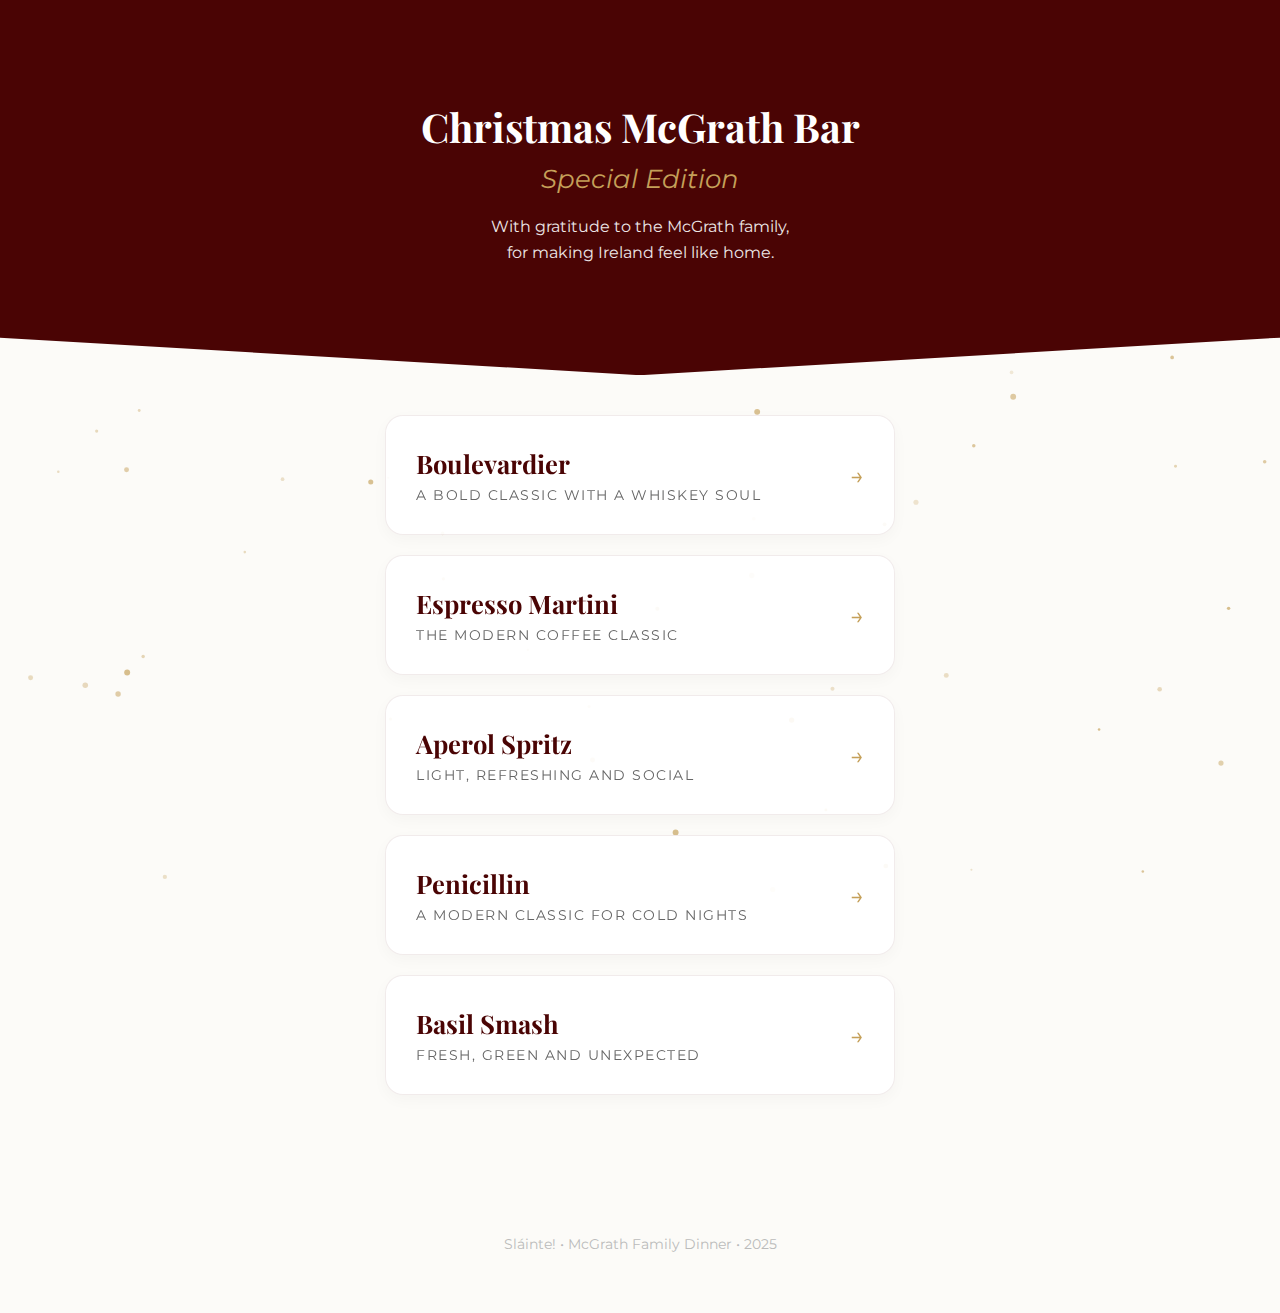
<file: index.html>
<!DOCTYPE html>
<html lang="en">
<head>
    <meta charset="UTF-8">
    <meta name="viewport" content="width=device-width, initial-scale=1.0, maximum-scale=1.0, user-scalable=no">
    <title>Christmas McGrath Bar</title>
    <link href="https://fonts.googleapis.com/css2?family=Montserrat:wght@300;400;600&family=Playfair+Display:ital,wght@0,700;1,400&display=swap" rel="stylesheet">

    <style>
        :root {
            --primary-burgundy: #4a0404;
            --soft-gold: #c5a059;
            --bg-cream: #fcfbf8;
            --text-dark: #2c2c2c;
            --transition: 0.5s cubic-bezier(0.2, 1, 0.2, 1);
        }

        * { box-sizing: border-box; margin: 0; padding: 0; }

        body {
            font-family: 'Montserrat', sans-serif;
            background-color: var(--bg-cream);
            color: var(--text-dark);
            overflow-x: hidden;
            min-height: 100vh;
            position: relative;
        }

        #canvas-bg {
            position: fixed;
            top: 0;
            left: 0;
            width: 100%;
            height: 100%;
            z-index: 0;
            pointer-events: none;
        }

        .main-header {
            position: relative;
            z-index: 10;
            background-color: var(--primary-burgundy);
            color: #fff;
            padding: 100px 20px 110px;
            text-align: center;
            clip-path: polygon(0 0, 100% 0, 100% 90%, 50% 100%, 0 90%);
        }

        .main-header h1 {
            font-family: 'Playfair Display', serif;
            font-size: 2.5rem;
            margin-bottom: 10px;
        }

        .main-header span {
            color: var(--soft-gold);
            font-style: italic;
            font-size: 1.6rem;
        }

        .subtext {
            font-size: 1rem;
            opacity: 0.9;
            max-width: 320px;
            margin: 20px auto 0;
            line-height: 1.6;
        }

        .menu-container {
            position: relative;
            z-index: 10;
            max-width: 550px;
            margin: 40px auto 80px;
            padding: 0 20px;
        }

        .cocktail-list {
            list-style: none;
            display: flex;
            flex-direction: column;
            gap: 20px;
        }

        .cocktail-list:hover .cocktail-item:not(:hover) {
            filter: blur(5px);
            opacity: 0.4;
            transform: scale(0.98);
        }

        .cocktail-item {
            background: rgba(255, 255, 255, 0.9);
            padding: 30px;
            border-radius: 18px;
            display: flex;
            justify-content: space-between;
            align-items: center;
            transition: var(--transition);
            cursor: pointer;
            border: 1px solid rgba(74, 4, 4, 0.08);
            box-shadow: 0 5px 15px rgba(0,0,0,0.03);
        }

        .item-info h3 {
            font-family: 'Playfair Display', serif;
            color: var(--primary-burgundy);
            font-size: 1.6rem;
            margin-bottom: 5px;
        }

        .item-subtitle {
            font-size: 0.85rem;
            text-transform: uppercase;
            letter-spacing: 1.5px;
            color: #666;
        }

        .modal-overlay {
            position: fixed;
            inset: 0;
            background: rgba(0, 0, 0, 0.5);
            backdrop-filter: blur(12px);
            display: flex;
            justify-content: center;
            align-items: flex-end;
            z-index: 1000;
            opacity: 0;
            visibility: hidden;
            transition: 0.4s;
        }

        .modal-overlay.open { opacity: 1; visibility: visible; }

        .modal-card {
            background: #fff;
            width: 100%;
            max-width: 500px;
            border-radius: 30px 30px 0 0;
            padding: 50px 30px 40px;
            position: relative;
            transform: translateY(100%);
            transition: var(--transition);
            max-height: 90vh;
            overflow-y: auto;
        }

        .modal-overlay.open .modal-card { transform: translateY(0); }

        @media (min-width: 768px) {
            .modal-overlay { align-items: center; }
            .modal-card { border-radius: 30px; transform: translateY(50px); }
        }

        .close-btn {
            position: absolute;
            top: 20px;
            right: 25px;
            background: #f0f0f0;
            border: none;
            width: 40px;
            height: 40px;
            border-radius: 50%;
            font-size: 24px;
            cursor: pointer;
            display: flex;
            align-items: center;
            justify-content: center;
        }

        .ingredient-list {
            margin: 25px 0;
            list-style: none;
        }

        .ingredient-list li {
            padding: 12px 0;
            border-bottom: 1px solid #f0f0f0;
            font-size: 1.1rem;
        }

        .ingredient-list li::before { content: "✧ "; color: var(--soft-gold); font-weight: bold; }

        .detail-section-title {
            text-transform: uppercase;
            font-size: 0.8rem;
            letter-spacing: 3px;
            color: var(--soft-gold);
            margin-top: 30px;
            border-bottom: 1px solid #eee;
            padding-bottom: 5px;
        }

        .simple-footer { text-align: center; padding: 60px 20px; color: #bbb; font-size: 0.9rem; }
    </style>
</head>
<body>

<canvas id="canvas-bg"></canvas>

<header class="main-header">
    <h1>Christmas McGrath Bar</h1>
    <span>Special Edition</span>
    <p class="subtext">With gratitude to the McGrath family, for making Ireland feel like home.</p>
</header>

<main class="menu-container">
    <ul id="cocktail-list" class="cocktail-list"></ul>
</main>

<footer class="simple-footer">
    Sláinte! • McGrath Family Dinner • 2025
</footer>

<div id="modal-container" class="modal-overlay">
    <div class="modal-card">
        <button class="close-btn">&times;</button>
        <h2 id="detail-name" style="font-family: 'Playfair Display'; color: var(--primary-burgundy); font-size: 2.2rem;"></h2>
        <p id="detail-subtitle" style="color: var(--soft-gold); font-style: italic; font-size: 1.1rem; margin-bottom: 10px;"></p>

        <h4 class="detail-section-title">Ingredients</h4>
        <ul id="detail-ingredients" class="ingredient-list"></ul>

        <h4 class="detail-section-title">The Story</h4>
        <p id="detail-history" style="font-size: 1rem; line-height: 1.8; color: #444; margin-top: 15px;"></p>
    </div>
</div>

<script>
    const cocktails = [
        {
            name: "Boulevardier",
            subtitle: "A bold classic with a whiskey soul",
            ingredients: ["30 ml Powers Irish Whiskey", "30 ml Campari", "30 ml Martini Rosso", "Orange twist"],
            history: "A cousin to the Negroni, swapping gin for the warmth of Irish whiskey. Legend has it this drink was created by Erskine Gwynne in the 1920s."
        },
        {
            name: "Espresso Martini",
            subtitle: "The modern coffee classic",
            ingredients: ["40 ml Vodka", "30 ml Coffee liqueur", "30 ml Fresh espresso", "Optional sugar"],
            history: "Created in the 1980s. A famous model allegedly asked for something that would 'wake me up and f**k me up'."
        },
        {
            name: "Aperol Spritz",
            subtitle: "Light, refreshing and social",
            ingredients: ["60 ml Aperol", "90 ml Prosecco Mionetto", "30 ml Sparkling water", "Orange slice"],
            history: "Originating from Northern Italy, the Spritz became an icon of the 'Dolce Vita'."
        },
        {
            name: "Penicillin",
            subtitle: "A modern classic for cold nights",
            ingredients: ["50 ml Powers Irish Whiskey", "25 ml Fresh lemon juice", "20 ml Honey syrup", "Fresh ginger"],
            history: "Created in 2005. A soothing blend of honey, lemon, and ginger fortified with whiskey."
        },
        {
            name: "Basil Smash",
            subtitle: "Fresh, green and unexpected",
            ingredients: ["50 ml Beefeater London Dry Gin", "25 ml Fresh lemon juice", "Fresh basil leaves", "15 ml Simple syrup"],
            history: "Created in 2008 by Jörg Meyer. Vibrant green and herbal freshness."
        }
    ];

    const list = document.getElementById('cocktail-list');
    cocktails.forEach(c => {
        const li = document.createElement('li');
        li.className = 'cocktail-item';
        li.innerHTML = `
                <div class="item-info">
                    <h3>${c.name}</h3>
                    <span class="item-subtitle">${c.subtitle}</span>
                </div>
                <div style="font-size: 1.5rem; color: var(--soft-gold)">→</div>`;
        li.onclick = () => openModal(c);
        list.appendChild(li);
    });

    const modal = document.getElementById('modal-container');
    function openModal(c) {
        document.getElementById('detail-name').innerText = c.name;
        document.getElementById('detail-subtitle').innerText = c.subtitle;
        document.getElementById('detail-history').innerText = c.history;
        document.getElementById('detail-ingredients').innerHTML = c.ingredients.map(i => `<li>${i}</li>`).join('');
        modal.classList.add('open');
    }
    document.querySelector('.close-btn').onclick = () => modal.classList.remove('open');
    modal.onclick = (e) => e.target === modal && modal.classList.remove('open');

    // --- EFEITO ANTIGRAVIT + NEVE ---
    const canvas = document.getElementById('canvas-bg');
    const ctx = canvas.getContext('2d');
    let particles = [];
    let mouse = { x: null, y: null };

    function initCanvas() {
        canvas.width = window.innerWidth;
        canvas.height = window.innerHeight;
    }

    window.addEventListener('mousemove', e => { mouse.x = e.x; mouse.y = e.y; });
    window.addEventListener('touchstart', e => { mouse.x = e.touches[0].clientX; mouse.y = e.touches[0].clientY; });
    window.addEventListener('resize', initCanvas);
    initCanvas();

    class Particle {
        constructor() {
            this.reset();
        }
        reset() {
            this.x = Math.random() * canvas.width;
            this.y = Math.random() * canvas.height;
            this.size = Math.random() * 2 + 1;
            this.speedY = Math.random() * 0.8 + 0.3;
            this.speedX = (Math.random() - 0.5) * 0.5;
            this.opacity = Math.random() * 0.5 + 0.2;
        }
        draw() {
            ctx.fillStyle = `rgba(197, 160, 89, ${this.opacity})`;
            ctx.beginPath();
            ctx.arc(this.x, this.y, this.size, 0, Math.PI * 2);
            ctx.fill();
        }
        update() {
            this.y += this.speedY;
            this.x += this.speedX;

            if (mouse.x != null) {
                let dx = mouse.x - this.x;
                let dy = mouse.y - this.y;
                let distance = Math.sqrt(dx*dx + dy*dy);
                if (distance < 180) {
                    this.x += dx * 0.03;
                    this.y += dy * 0.03;
                }
            }

            if (this.y > canvas.height) {
                this.y = -10;
                this.x = Math.random() * canvas.width;
            }
            if (this.x > canvas.width) this.x = 0;
            if (this.x < 0) this.x = canvas.width;
        }
    }

    for (let i = 0; i < 70; i++) particles.push(new Particle());

    function animate() {
        ctx.clearRect(0, 0, canvas.width, canvas.height);
        particles.forEach(p => { p.update(); p.draw(); });
        requestAnimationFrame(animate);
    }
    animate();
</script>
</body>
</html>
</file>
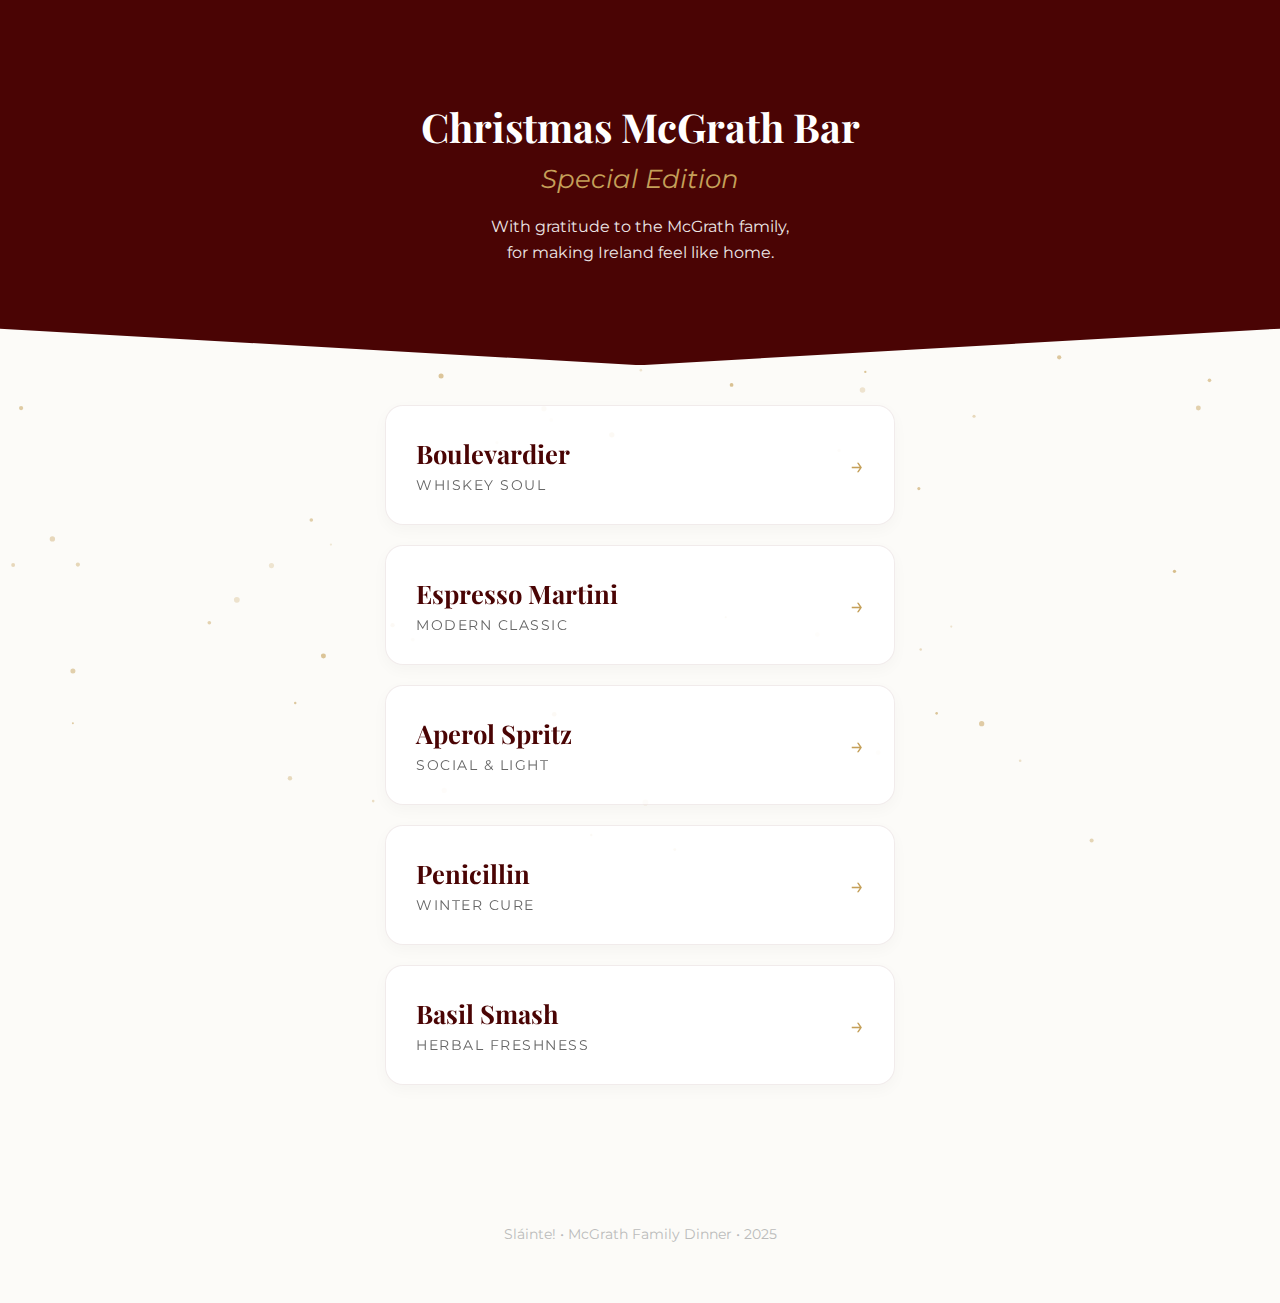
<file: McGrath/index.html>
<!DOCTYPE html>
<html lang="en">
<head>
    <meta charset="UTF-8">
    <meta name="viewport" content="width=device-width, initial-scale=1.0, maximum-scale=1.0, user-scalable=no">
    <title>Christmas McGrath Bar</title>
    <link href="https://fonts.googleapis.com/css2?family=Montserrat:wght@300;400;600&family=Playfair+Display:ital,wght@0,700;1,400&display=swap" rel="stylesheet">

    <style>
        :root {
            --primary-burgundy: #4a0404;
            --soft-gold: #c5a059;
            --bg-cream: #fcfbf8;
            --text-dark: #2c2c2c;
            --transition: 0.5s cubic-bezier(0.2, 1, 0.2, 1);
        }

        * { box-sizing: border-box; margin: 0; padding: 0; }

        body {
            font-family: 'Montserrat', sans-serif;
            background-color: var(--bg-cream);
            color: var(--text-dark);
            overflow-x: hidden;
            min-height: 100vh;
        }

        #canvas-bg {
            position: fixed;
            top: 0;
            left: 0;
            width: 100%;
            height: 100%;
            z-index: 0;
            pointer-events: none;
        }

        /* Cabeçalho ajustado para não ser sobreposto */
        .main-header {
            position: relative;
            z-index: 10;
            background-color: var(--primary-burgundy);
            color: #fff;
            padding: 100px 20px 100px; /* Aumentado o padding inferior */
            text-align: center;
            clip-path: polygon(0 0, 100% 0, 100% 90%, 50% 100%, 0 90%);
        }

        .main-header h1 {
            font-family: 'Playfair Display', serif;
            font-size: 2.5rem;
            margin-bottom: 10px;
        }

        .main-header span {
            color: var(--soft-gold);
            font-style: italic;
            font-size: 1.6rem;
        }

        .subtext {
            font-size: 1rem;
            opacity: 0.9;
            max-width: 320px;
            margin: 20px auto 0;
            line-height: 1.6;
        }

        /* Container do Menu com margem superior maior para evitar sobreposição */
        .menu-container {
            position: relative;
            z-index: 10;
            max-width: 550px;
            margin: 40px auto 80px; /* Margem positiva para separar do vermelho */
            padding: 0 20px;
        }

        .cocktail-list {
            list-style: none;
            display: flex;
            flex-direction: column;
            gap: 20px;
        }

        /* Efeito de desfoque nos vizinhos */
        .cocktail-list:hover .cocktail-item:not(:hover) {
            filter: blur(5px);
            opacity: 0.4;
        }

        .cocktail-item {
            background: rgba(255, 255, 255, 0.9);
            padding: 30px; /* Aumentado para mobile */
            border-radius: 18px;
            display: flex;
            justify-content: space-between;
            align-items: center;
            transition: var(--transition);
            cursor: pointer;
            border: 1px solid rgba(74, 4, 4, 0.08);
            box-shadow: 0 5px 15px rgba(0,0,0,0.03);
        }

        .item-info h3 {
            font-family: 'Playfair Display', serif;
            color: var(--primary-burgundy);
            font-size: 1.6rem; /* Fonte maior para leitura fácil */
            margin-bottom: 5px;
        }

        .item-subtitle {
            font-size: 0.85rem;
            text-transform: uppercase;
            letter-spacing: 1.5px;
            color: #666;
        }

        /* Modal otimizado para Celular */
        .modal-overlay {
            position: fixed;
            inset: 0;
            background: rgba(0, 0, 0, 0.5);
            backdrop-filter: blur(12px);
            display: flex;
            justify-content: center;
            align-items: flex-end; /* Abre de baixo no mobile */
            z-index: 1000;
            opacity: 0;
            visibility: hidden;
            transition: 0.4s;
        }

        .modal-overlay.open { opacity: 1; visibility: visible; }

        .modal-card {
            background: #fff;
            width: 100%;
            max-width: 500px;
            border-radius: 30px 30px 0 0; /* Estilo 'sheet' de mobile moderno */
            padding: 50px 30px 40px;
            position: relative;
            transform: translateY(100%);
            transition: var(--transition);
            max-height: 90vh;
            overflow-y: auto;
        }

        .modal-overlay.open .modal-card { transform: translateY(0); }

        /* No Desktop o modal volta ao centro */
        @media (min-width: 768px) {
            .modal-overlay { align-items: center; }
            .modal-card { border-radius: 30px; transform: translateY(50px); }
        }

        .close-btn {
            position: absolute;
            top: 20px;
            right: 25px;
            background: #f0f0f0;
            border: none;
            width: 40px;
            height: 40px;
            border-radius: 50%;
            font-size: 24px;
            cursor: pointer;
            display: flex;
            align-items: center;
            justify-content: center;
        }

        .ingredient-list {
            margin: 25px 0;
            list-style: none;
        }

        .ingredient-list li {
            padding: 12px 0;
            border-bottom: 1px solid #f0f0f0;
            font-size: 1.1rem; /* Fonte maior para o celular */
        }

        .ingredient-list li::before { content: "✧ "; color: var(--soft-gold); font-weight: bold; }

        .detail-section-title {
            text-transform: uppercase;
            font-size: 0.8rem;
            letter-spacing: 3px;
            color: var(--soft-gold);
            margin-top: 30px;
            border-bottom: 1px solid #eee;
            padding-bottom: 5px;
        }

        .simple-footer { text-align: center; padding: 60px 20px; color: #bbb; font-size: 0.9rem; }
    </style>
</head>
<body>

<canvas id="canvas-bg"></canvas>

<header class="main-header">
    <h1>Christmas McGrath Bar</h1>
    <span>Special Edition</span>
    <p class="subtext">With gratitude to the McGrath family, for making Ireland feel like home.</p>
</header>

<main class="menu-container">
    <ul id="cocktail-list" class="cocktail-list"></ul>
</main>

<footer class="simple-footer">
    Sláinte! • McGrath Family Dinner • 2025
</footer>

<div id="modal-container" class="modal-overlay">
    <div class="modal-card">
        <button class="close-btn">&times;</button>
        <h2 id="detail-name" style="font-family: 'Playfair Display'; color: var(--primary-burgundy); font-size: 2.2rem;"></h2>
        <p id="detail-subtitle" style="color: var(--soft-gold); font-style: italic; font-size: 1.1rem; margin-bottom: 10px;"></p>

        <h4 class="detail-section-title">Ingredients</h4>
        <ul id="detail-ingredients" class="ingredient-list"></ul>

        <h4 class="detail-section-title">The Story</h4>
        <p id="detail-history" style="font-size: 1rem; line-height: 1.8; color: #444; margin-top: 15px;"></p>
    </div>
</div>

<script>
    const cocktails = [
        { name: "Boulevardier", subtitle: "Whiskey Soul", ingredients: ["30ml Powers Whiskey", "30ml Campari", "30ml Martini Rosso", "Orange Twist"], history: "A cousin to the Negroni, swapping gin for the warmth of Irish whiskey. Perfectly bold for a Christmas night." },
        { name: "Espresso Martini", subtitle: "Modern Classic", ingredients: ["40ml Vodka", "30ml Coffee Liqueur", "30ml Fresh Espresso"], history: "Created to wake you up and keep the party going. Rich, creamy, and sophisticated." },
        { name: "Aperol Spritz", subtitle: "Social & Light", ingredients: ["60ml Aperol", "90ml Prosecco", "Splash of Soda"], history: "The icon of the 'Dolce Vita', bringing a touch of summer brightness to the Irish winter." },
        { name: "Penicillin", subtitle: "Winter Cure", ingredients: ["50ml Whiskey", "Fresh Lemon", "Honey & Ginger Syrup"], history: "A soothing blend that feels like a hug in a glass. Great for digestion after a big dinner." },
        { name: "Basil Smash", subtitle: "Herbal Freshness", ingredients: ["50ml Gin", "Lemon Juice", "Fresh Basil", "Simple Syrup"], history: "Vibrant and green, this drink is as refreshing as it is beautiful." }
    ];

    const list = document.getElementById('cocktail-list');
    cocktails.forEach(c => {
        const li = document.createElement('li');
        li.className = 'cocktail-item';
        li.innerHTML = `
                <div class="item-info">
                    <h3>${c.name}</h3>
                    <span class="item-subtitle">${c.subtitle}</span>
                </div>
                <div style="font-size: 1.5rem; color: var(--soft-gold)">→</div>`;
        li.onclick = () => openModal(c);
        list.appendChild(li);
    });

    const modal = document.getElementById('modal-container');
    function openModal(c) {
        document.getElementById('detail-name').innerText = c.name;
        document.getElementById('detail-subtitle').innerText = c.subtitle;
        document.getElementById('detail-history').innerText = c.history;
        document.getElementById('detail-ingredients').innerHTML = c.ingredients.map(i => `<li>${i}</li>`).join('');
        modal.classList.add('open');
    }
    document.querySelector('.close-btn').onclick = () => modal.classList.remove('open');
    modal.onclick = (e) => e.target === modal && modal.classList.remove('open');

    // --- EFEITO ANTIGRAVIT + NEVE ---
    const canvas = document.getElementById('canvas-bg');
    const ctx = canvas.getContext('2d');
    let particles = [];
    let mouse = { x: null, y: null };

    function initCanvas() {
        canvas.width = window.innerWidth;
        canvas.height = window.innerHeight;
    }

    window.addEventListener('mousemove', e => { mouse.x = e.x; mouse.y = e.y; });
    window.addEventListener('touchstart', e => { mouse.x = e.touches[0].clientX; mouse.y = e.touches[0].clientY; });
    window.addEventListener('resize', initCanvas);
    initCanvas();

    class Particle {
        constructor() {
            this.reset();
        }
        reset() {
            this.x = Math.random() * canvas.width;
            this.y = Math.random() * canvas.height;
            this.size = Math.random() * 2 + 1;
            this.speedY = Math.random() * 0.8 + 0.3; // Velocidade de queda (neve)
            this.speedX = (Math.random() - 0.5) * 0.5;
            this.opacity = Math.random() * 0.5 + 0.2;
        }
        draw() {
            ctx.fillStyle = `rgba(197, 160, 89, ${this.opacity})`;
            ctx.beginPath();
            ctx.arc(this.x, this.y, this.size, 0, Math.PI * 2);
            ctx.fill();
        }
        update() {
            // Movimento constante de neve
            this.y += this.speedY;
            this.x += this.speedX;

            // Atração Suave pelo Mouse (Estilo Antigravit)
            if (mouse.x != null) {
                let dx = mouse.x - this.x;
                let dy = mouse.y - this.y;
                let distance = Math.sqrt(dx*dx + dy*dy);

                if (distance < 180) { // Raio de influência
                    this.x += dx * 0.03; // Atração suave sem "brincar"
                    this.y += dy * 0.03;
                }
            }

            // Resetar quando sair da tela
            if (this.y > canvas.height) {
                this.y = -10;
                this.x = Math.random() * canvas.width;
            }
            if (this.x > canvas.width) this.x = 0;
            if (this.x < 0) this.x = canvas.width;
        }
    }

    for (let i = 0; i < 70; i++) particles.push(new Particle());

    function animate() {
        ctx.clearRect(0, 0, canvas.width, canvas.height);
        particles.forEach(p => { p.update(); p.draw(); });
        requestAnimationFrame(animate);
    }
    animate();
</script>
</body>
</html>
</file>
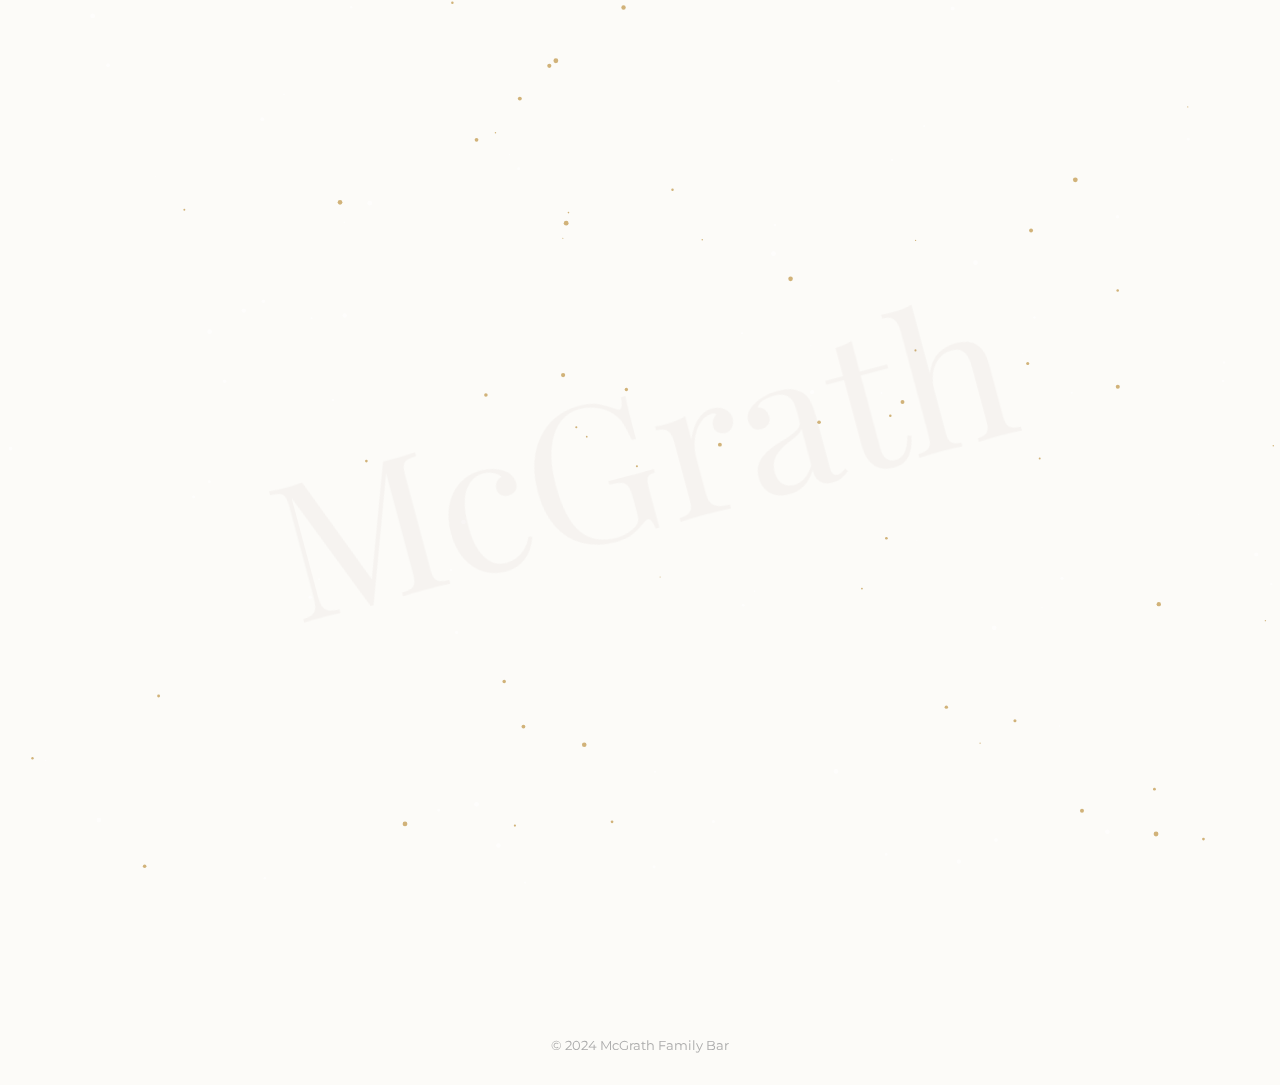
<file: christmas_menu.html>
<!DOCTYPE html>
<html lang="en">
<head>
    <meta charset="UTF-8">
    <meta name="viewport" content="width=device-width, initial-scale=1.0, maximum-scale=1.0, user-scalable=no">
    <title>Christmas McGrath Bar | Premium Experience</title>

    <!-- Fonts -->
    <link rel="preconnect" href="https://fonts.googleapis.com">
    <link rel="preconnect" href="https://fonts.gstatic.com" crossorigin>
    <link href="https://fonts.googleapis.com/css2?family=Montserrat:wght@300;400;500;600&family=Playfair+Display:ital,wght@0,400;0,600;0,700;1,400&display=swap" rel="stylesheet">

    <style>
        /* 
         * CHRISTMAS MCGRATH BAR - PREMIUM STYLES
         * Palette: Wine (#4a0404), Cream (#fcfbf8), Gold (#c5a059)
         */

        :root {
            --primary-wine: #4a0404;
            --accent-gold: #c5a059;
            --bg-cream: #fcfbf8;
            --text-dark: #1a1a1a;
            --text-light: #ffffff;
            --font-heading: 'Playfair Display', serif;
            --font-body: 'Montserrat', sans-serif;
            --glass-blur: 15px;
            --transition-smooth: 0.4s cubic-bezier(0.25, 0.8, 0.25, 1);
        }

        * {
            box-sizing: border-box;
            -webkit-tap-highlight-color: transparent;
        }

        body {
            margin: 0;
            padding: 0;
            font-family: var(--font-body);
            background-color: var(--bg-cream);
            color: var(--text-dark);
            overflow-x: hidden;
            min-height: 100vh;
            position: relative;
        }

        /* WATERMARK */
        body::before {
            content: 'McGrath';
            position: fixed;
            top: 50%;
            left: 50%;
            transform: translate(-50%, -50%) rotate(-15deg);
            font-family: var(--font-heading);
            font-size: 15vw;
            color: var(--primary-wine);
            opacity: 0.03;
            pointer-events: none;
            z-index: -1;
            white-space: nowrap;
        }

        /* PARTICLE CANVAS */
        #particle-canvas {
            position: fixed;
            top: 0;
            left: 0;
            width: 100%;
            height: 100%;
            z-index: -2; /* Behind watermark and content */
            pointer-events: none; /* Let clicks pass through */
        }

        /* HEADER */
        header {
            text-align: center;
            padding: 4rem 1.5rem 2rem;
            position: relative;
        }

        h1 {
            font-family: var(--font-heading);
            color: var(--primary-wine);
            font-size: 2.5rem;
            margin: 0;
            line-height: 1.1;
            opacity: 0;
            animation: fadeInDown 1.2s ease forwards;
        }

        .subtitle {
            display: block;
            margin-top: 0.5rem;
            font-family: var(--font-heading);
            font-style: italic;
            color: var(--accent-gold);
            font-size: 1.2rem;
            font-weight: 400;
        }

        .intro-text {
            margin-top: 1rem;
            font-size: 0.9rem;
            color: #666;
            max-width: 400px;
            margin-left: auto;
            margin-right: auto;
            line-height: 1.6;
            opacity: 0;
            animation: fadeIn 1.5s ease 0.5s forwards;
        }

        /* COCKTAIL LIST */
        .menu-container {
            max-width: 800px;
            margin: 0 auto;
            padding: 2rem 1.5rem 5rem;
        }

        .cocktail-list {
            list-style: none;
            padding: 0;
            margin: 0;
            display: grid;
            gap: 1.5rem;
        }

        .cocktail-item {
            background: rgba(255, 255, 255, 0.85);
            padding: 1.5rem 2rem;
            border-radius: 12px;
            border: 1px solid rgba(197, 160, 89, 0.1); /* Subtle gold border */
            box-shadow: 0 4px 6px rgba(0,0,0,0.02);
            cursor: pointer;
            transition: transform 0.3s ease, opacity 0.3s ease, filter 0.3s ease, box-shadow 0.3s ease;
            position: relative;
            overflow: hidden;
            display: flex;
            justify-content: space-between;
            align-items: center;
            opacity: 0;
            animation: slideUpFade 0.6s ease forwards;
        }

        /* Staggered animation delays handled in JS or Nth-child */
        .cocktail-item:nth-child(1) { animation-delay: 0.1s; }
        .cocktail-item:nth-child(2) { animation-delay: 0.2s; }
        .cocktail-item:nth-child(3) { animation-delay: 0.3s; }
        .cocktail-item:nth-child(4) { animation-delay: 0.4s; }
        .cocktail-item:nth-child(5) { animation-delay: 0.5s; }

        .item-content h2 {
            font-family: var(--font-heading);
            font-size: 1.5rem;
            margin: 0 0 0.3rem 0;
            color: var(--primary-wine);
            font-weight: 600;
        }

        .item-content span {
            font-size: 0.85rem;
            text-transform: uppercase;
            letter-spacing: 1px;
            color: var(--accent-gold);
            font-weight: 500;
        }

        .item-arrow {
            color: #ddd;
            font-size: 1.5rem;
            transition: color 0.3s, transform 0.3s;
        }

        /* INTERACTION: FOCUS & BLUR */
        
        /* When hovering the list, blur non-hovered items */
        @media (hover: hover) and (pointer: fine) {
            .cocktail-list:hover .cocktail-item:not(:hover) {
                filter: blur(3px);
                opacity: 0.6;
                transform: scale(0.98);
            }

            .cocktail-item:hover {
                transform: scale(1.02);
                box-shadow: 0 10px 20px rgba(74, 4, 4, 0.08);
                border-color: rgba(197, 160, 89, 0.4);
                background: white;
                z-index: 10;
            }

            .cocktail-item:hover .item-arrow {
                color: var(--primary-wine);
                transform: translateX(5px);
            }
        }

        /* TOUCH FEEDBACK */
        .cocktail-item:active {
            transform: scale(0.97);
            background: white;
            transition: transform 0.1s;
        }

        /* MODAL */
        .modal-overlay {
            position: fixed;
            top: 0;
            left: 0;
            width: 100%;
            height: 100%;
            z-index: 1000;
            display: flex;
            align-items: center;
            justify-content: center;
            padding: 1rem;
            
            /* GLASSMORPHISM */
            background: rgba(44, 4, 4, 0.2); 
            backdrop-filter: blur(var(--glass-blur));
            -webkit-backdrop-filter: blur(var(--glass-blur));
            
            opacity: 0;
            visibility: hidden;
            transition: opacity 0.4s ease, visibility 0.4s ease;
        }

        .modal-overlay.active {
            opacity: 1;
            visibility: visible;
        }

        .modal-card {
            background: rgba(255, 255, 255, 0.95);
            width: 100%;
            max-width: 500px;
            padding: 2.5rem;
            border-radius: 2px;
            box-shadow: 0 20px 40px rgba(0,0,0,0.2);
            position: relative;
            transform: translateY(30px) scale(0.95);
            transition: transform 0.4s cubic-bezier(0.34, 1.56, 0.64, 1);
            border-top: 4px solid var(--primary-wine);
        }

        .modal-overlay.active .modal-card {
            transform: translateY(0) scale(1);
        }

        .close-btn {
            position: absolute;
            top: 1rem;
            right: 1.2rem;
            background: none;
            border: none;
            font-size: 2rem;
            color: #aaa;
            cursor: pointer;
            line-height: 1;
            padding: 0.5rem; /* Increase touch area */
        }
        
        .close-btn:hover {
            color: var(--primary-wine);
        }

        .modal-title {
            font-family: var(--font-heading);
            font-size: 2.2rem;
            color: var(--primary-wine);
            margin: 0 0 0.5rem 0;
        }

        .modal-subtitle {
            font-family: var(--font-body);
            font-style: italic;
            color: var(--accent-gold);
            font-size: 1rem;
            display: block;
            margin-bottom: 2rem;
            padding-bottom: 1rem;
            border-bottom: 1px solid #eee;
        }

        .modal-section-title {
            font-size: 0.75rem;
            text-transform: uppercase;
            letter-spacing: 2px;
            color: #888;
            margin-bottom: 1rem;
            font-weight: 600;
        }

        .ingredients-list {
            list-style: none;
            padding: 0;
            margin: 0 0 2rem 0;
        }

        .ingredients-list li {
            padding: 0.5rem 0;
            border-bottom: 1px solid rgba(0,0,0,0.03);
            display: flex;
            align-items: center;
        }

        .ingredients-list li::before {
            content: '';
            display: inline-block;
            width: 6px;
            height: 6px;
            border-radius: 50%;
            background-color: var(--accent-gold);
            margin-right: 12px;
        }

        .history-text {
            font-size: 0.95rem;
            line-height: 1.7;
            color: #444;
            text-align: justify;
        }

        footer {
            text-align: center;
            font-size: 0.8rem;
            color: #aaa;
            padding: 2rem;
            margin-top: auto;
        }

        /* ANIMATIONS */
        @keyframes fadeInDown {
            from { opacity: 0; transform: translateY(-20px); }
            to { opacity: 1; transform: translateY(0); }
        }

        @keyframes fadeIn {
            from { opacity: 0; }
            to { opacity: 1; }
        }

        @keyframes slideUpFade {
            from { opacity: 0; transform: translateY(20px); }
            to { opacity: 1; transform: translateY(0); }
        }

        /* MOBILE ADJUSTMENTS */
        @media (max-width: 600px) {
            h1 { font-size: 2rem; }
            .modal-card { padding: 2rem 1.5rem; margin: 1rem; width: auto; }
            .modal-title { font-size: 1.8rem; }
        }
    </style>
</head>
<body>

    <!-- Particle Background -->
    <canvas id="particle-canvas"></canvas>

    <header>
        <h1>Christmas McGrath Bar<span class="subtitle">Special Edition</span></h1>
        <p class="intro-text">
            Welcome to our family table. <br>
            A curated selection of fine cocktails for a memorable evening.
        </p>
    </header>

    <main class="menu-container">
        <ul class="cocktail-list" id="cocktail-list">
            <!-- JavaScript will populate this -->
        </ul>
    </main>

    <footer>
        &copy; 2024 McGrath Family Bar
    </footer>

    <!-- Modal -->
    <div class="modal-overlay" id="modal-overlay">
        <div class="modal-card">
            <button class="close-btn" aria-label="Close details">&times;</button>
            <h2 class="modal-title" id="modal-title">Title</h2>
            <span class="modal-subtitle" id="modal-subtitle">Subtitle</span>
            
            <div class="modal-section-title">Ingredients</div>
            <ul class="ingredients-list" id="modal-ingredients">
                <!-- Ingredients -->
            </ul>

            <div class="modal-section-title">The Story</div>
            <p class="history-text" id="modal-history">
                <!-- History -->
            </p>
        </div>
    </div>

    <!-- MAIN SCRIPT -->
    <script>
        /**
         * COCKTAIL DATA
         */
        const cocktails = [
            {
                name: "Boulevardier",
                subtitle: "A bold classic with a whiskey soul",
                ingredients: ["30 ml Powers Irish Whiskey", "30 ml Campari", "30 ml Martini Rosso", "Orange twist"],
                history: "A cousin to the Negroni, the Boulevardier swaps gin for the warmth of whiskey. Legend has it this drink was created by Erskine Gwynne, an American-born writer who founded a monthly magazine in Paris called 'The Boulevardier' in the 1920s."
            },
            {
                name: "Espresso Martini",
                subtitle: "The modern coffee classic",
                ingredients: ["40 ml Vodka", "30 ml Coffee liqueur", "30 ml Fresh espresso", "Optional sugar"],
                history: "Created in the 1980s by Dick Bradsell at Fred's Club in London. A famous model allegedly asked for something that would 'wake me up and f**k me up'. The result is a cold, coffee-flavored cocktail with a rich, creamy foam."
            },
            {
                name: "Aperol Spritz",
                subtitle: "Light, refreshing and social",
                ingredients: ["60 ml Aperol", "90 ml Prosecco Mionetto", "Splash of sparkling water", "Orange slice"],
                history: "Originating from Northern Italy, the Spritz became an icon of the 'Dolce Vita'. It's the perfect pre-dinner drink (aperitivo) to stimulate the appetite, famous for its bright orange color and bittersweet taste."
            },
            {
                name: "Penicillin",
                subtitle: "A modern classic for cold nights",
                ingredients: ["50 ml Powers Irish Whiskey", "25 ml Fresh lemon juice", "20 ml Honey syrup", "Fresh ginger"],
                history: "A modern classic created by Sam Ross in New York in 2005. It takes the soothing flavors of honey, lemon, and ginger and fortifies them with whiskey. It's essentially a cold, alcoholic toddy that cures all ills."
            },
            {
                name: "Basil Smash",
                subtitle: "Fresh, green and unexpected",
                ingredients: ["50 ml Beefeater London Dry Gin", "25 ml Fresh lemon juice", "Fresh basil leaves", "Sugar syrup"],
                history: "Created in 2008 by Jörg Meyer in Hamburg, Germany. This drink is a vibrant green color thanks to the large amount of fresh basil muddled into the shaker. It's a perfect balance of herbal freshness and citrus zest."
            }
        ];

        /**
         * APP CONTROLLER
         */
        document.addEventListener('DOMContentLoaded', () => {
            initMenu();
            initParticles();
            initModalEvents();
        });

        // --- Menu Rendering ---
        function initMenu() {
            const list = document.getElementById('cocktail-list');
            cocktails.forEach(drink => {
                const li = document.createElement('li');
                li.className = 'cocktail-item';
                li.innerHTML = `
                    <div class="item-content">
                        <h2>${drink.name}</h2>
                        <span>${drink.subtitle}</span>
                    </div>
                    <div class="item-arrow">&#10095;</div>
                `;
                li.addEventListener('click', () => openModal(drink));
                list.appendChild(li);
            });
        }

        // --- Modal Logic ---
        const modal = document.getElementById('modal-overlay');
        const modalTitle = document.getElementById('modal-title');
        const modalSubtitle = document.getElementById('modal-subtitle');
        const modalIng = document.getElementById('modal-ingredients');
        const modalHist = document.getElementById('modal-history');
        const closeBtn = document.querySelector('.close-btn');

        function openModal(drink) {
            modalTitle.textContent = drink.name;
            modalSubtitle.textContent = drink.subtitle;
            modalHist.textContent = drink.history;
            
            modalIng.innerHTML = '';
            drink.ingredients.forEach(ing => {
                const li = document.createElement('li');
                li.textContent = ing;
                modalIng.appendChild(li);
            });

            modal.classList.add('active');
            document.body.style.overflow = 'hidden'; // Prevent background scrolling
        }

        function closeModal() {
            modal.classList.remove('active');
            document.body.style.overflow = '';
        }

        function initModalEvents() {
            closeBtn.addEventListener('click', closeModal);
            modal.addEventListener('click', (e) => {
                if (e.target === modal) closeModal();
            });
            document.addEventListener('keydown', (e) => {
                if (e.key === 'Escape' && modal.classList.contains('active')) closeModal();
            });
        }

        // --- Particle System (Antigravit Inspired) ---
        function initParticles() {
            const canvas = document.getElementById('particle-canvas');
            const ctx = canvas.getContext('2d');
            
            let width, height;
            let particles = [];
            
            // Mouse/Touch state
            const mouse = { x: null, y: null, radius: 150 };

            // Resize handling
            function resize() {
                width = window.innerWidth;
                height = window.innerHeight;
                canvas.width = width;
                canvas.height = height;
                initPixelParticles();
            }
            window.addEventListener('resize', resize);
            
            // Interaction listeners
            window.addEventListener('mousemove', (e) => {
                mouse.x = e.x;
                mouse.y = e.y;
            });
            window.addEventListener('touchmove', (e) => {
                if(e.touches.length > 0) {
                    mouse.x = e.touches[0].clientX;
                    mouse.y = e.touches[0].clientY;
                }
            }, {passive: true});
            window.addEventListener('touchend', () => {
                mouse.x = null;
                mouse.y = null;
            });
            window.addEventListener('mouseout', () => {
                mouse.x = null;
                mouse.y = null;
            });

            // Particle Class
            class Particle {
                constructor(x, y, size, color, speedY) {
                    this.x = x;
                    this.y = y;
                    this.baseX = x; // Not used for falling snow, but good for returning
                    this.size = size;
                    this.color = color;
                    this.speedY = speedY;
                    this.speedX = (Math.random() - 0.5) * 0.5; // Slight drift
                    this.density = (Math.random() * 30) + 1;
                }

                draw() {
                    ctx.beginPath();
                    ctx.arc(this.x, this.y, this.size, 0, Math.PI * 2);
                    ctx.closePath();
                    ctx.fillStyle = this.color;
                    ctx.fill();
                }

                update() {
                    // Physics: Fall & Drift
                    this.y += this.speedY;
                    this.x += this.speedX;

                    // Mouse Attraction (Antigravity Style)
                    // If mouse is close, accelerate towards it or swirl around it
                    if (mouse.x != null && mouse.y != null) {
                        let dx = mouse.x - this.x;
                        let dy = mouse.y - this.y;
                        let distance = Math.sqrt(dx * dx + dy * dy);
                        
                        if (distance < mouse.radius) {
                            // Attraction force
                            const forceDirectionX = dx / distance;
                            const forceDirectionY = dy / distance;
                            const maxDistance = mouse.radius;
                            const force = (maxDistance - distance) / maxDistance;
                            const directionX = forceDirectionX * force * this.density * 0.6;
                            const directionY = forceDirectionY * force * this.density * 0.6;
                            
                            this.x += directionX;
                            this.y += directionY;
                        }
                    }

                    // Reset if out of bounds (loop)
                    if (this.y > height) {
                        this.y = 0 - this.size;
                        this.x = Math.random() * width;
                    }
                    if (this.x > width || this.x < 0) {
                        this.x = Math.random() * width; // Wrap horizontally if drifted too far
                    }
                }
            }

            function initPixelParticles() {
                particles = [];
                // Calculate number of particles based on screen size (Mobile optimization)
                const numberOfParticles = (width * height) / 9000; 
                
                for (let i = 0; i < numberOfParticles; i++) {
                    const size = Math.random() * 2 + 0.5; // Small, elegant dots
                    const x = Math.random() * width;
                    const y = Math.random() * height;
                    const speedY = Math.random() * 1 + 0.2; // Gentle fall
                    
                    // Mix of Gold (#c5a059) and White
                    const isGold = Math.random() > 0.6;
                    const color = isGold ? 'rgba(197, 160, 89, 0.8)' : 'rgba(255, 255, 255, 0.6)';

                    particles.push(new Particle(x, y, size, color, speedY));
                }
            }

            // Animation Loop
            function animate() {
                ctx.clearRect(0, 0, width, height);
                for (let i = 0; i < particles.length; i++) {
                    particles[i].update();
                    particles[i].draw();
                }
                requestAnimationFrame(animate);
            }

            // Start
            resize();
            animate();
        }
    </script>
</body>
</html>
</file>
